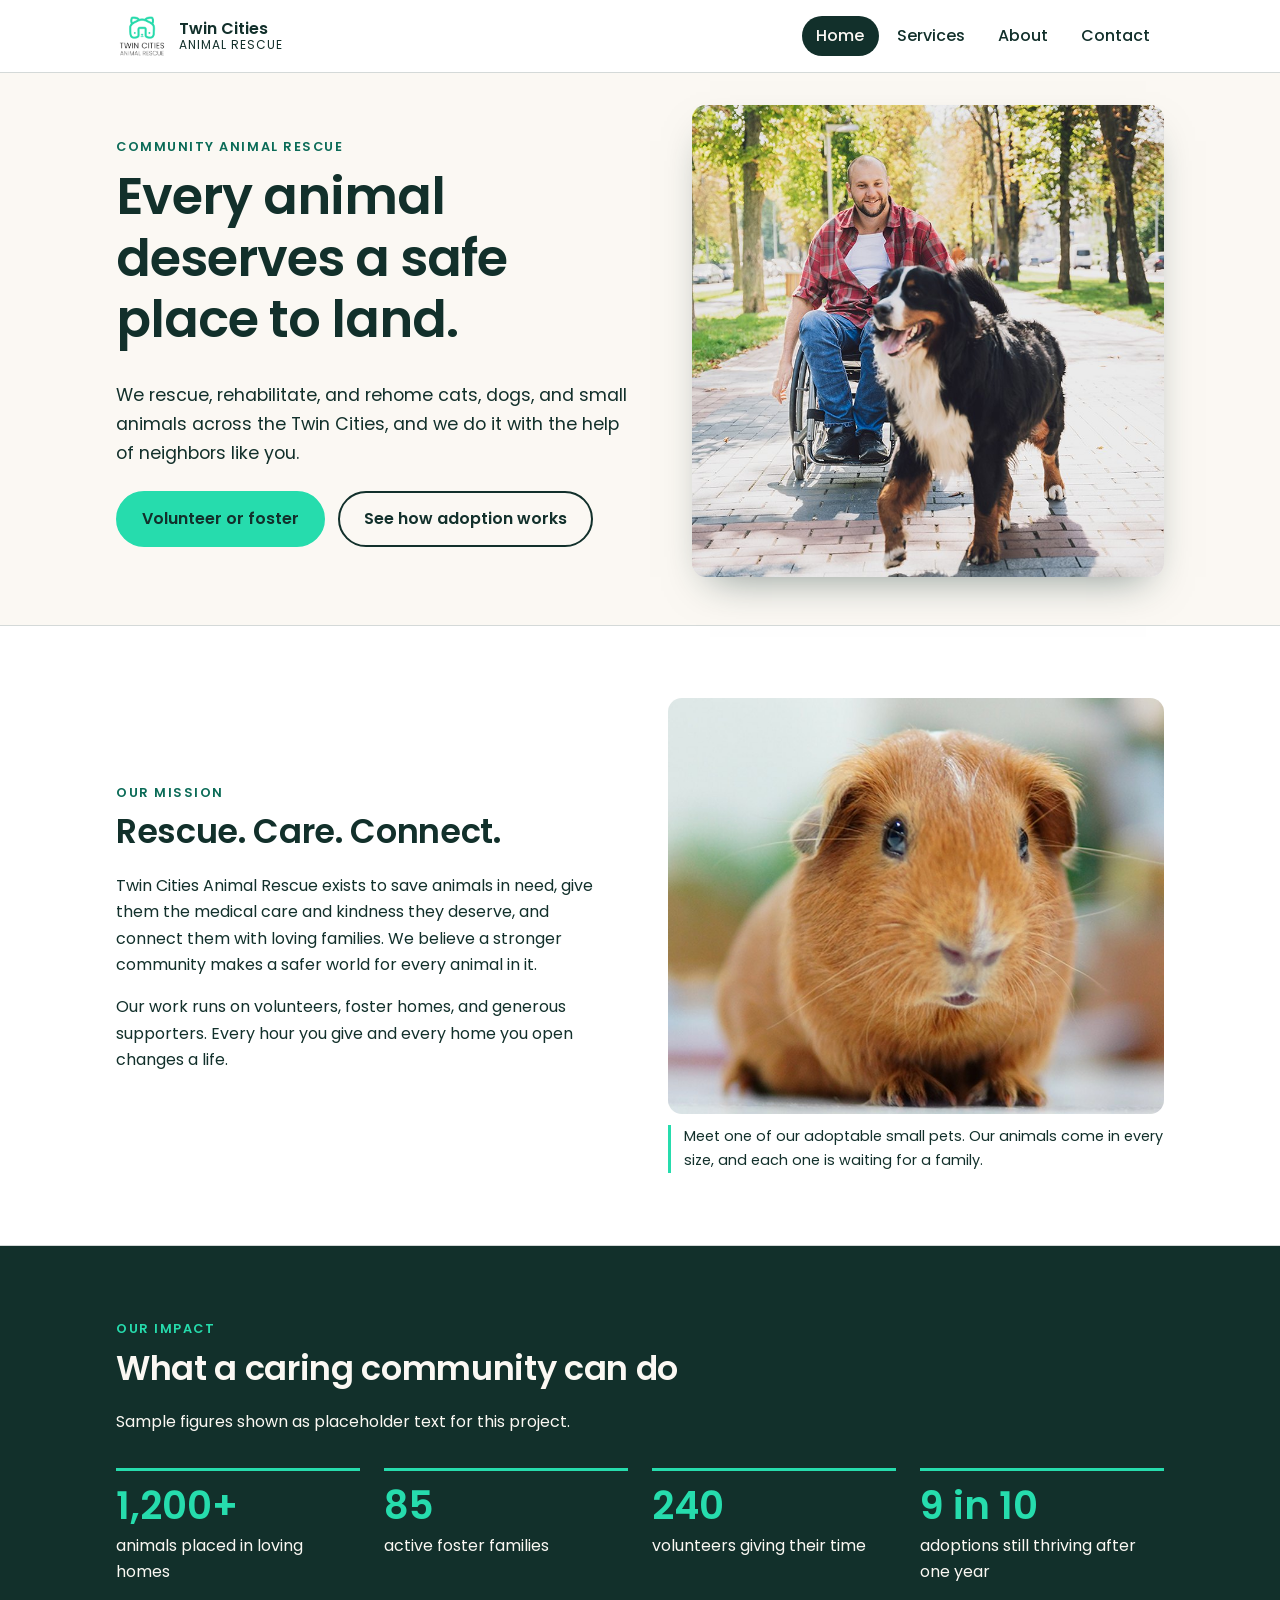
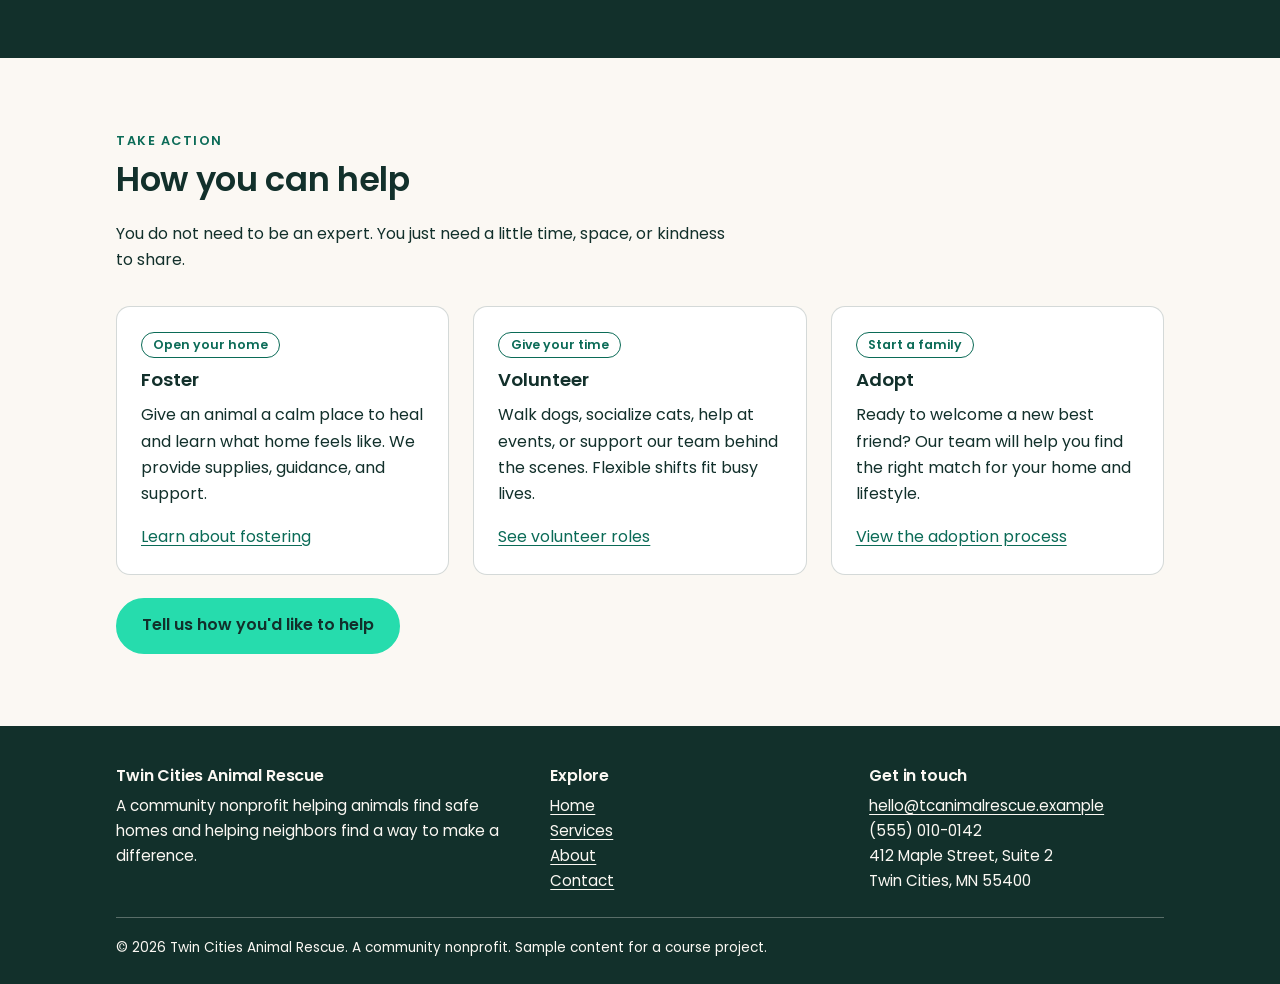
<file: index.html>
<!DOCTYPE html>
<html lang="en">
<head>
<meta charset="utf-8">
<meta name="viewport" content="width=device-width, initial-scale=1">
<title>Home | Twin Cities Animal Rescue</title>
<meta name="description" content="Twin Cities Animal Rescue helps animals find safe homes. Volunteer, foster, or adopt today.">
<link rel="preconnect" href="https://fonts.googleapis.com">
<link rel="preconnect" href="https://fonts.gstatic.com" crossorigin>
<link href="https://fonts.googleapis.com/css2?family=Poppins:wght@400;500;600&display=swap" rel="stylesheet">
<link rel="stylesheet" href="styles.css">
</head>
<body>
<a class="skip" href="#main">Skip to main content</a>
<header class="site-header">
  <div class="wrap">
    <a class="brand" href="index.html">
      <img src="images/logo.png" alt="Twin Cities Animal Rescue logo: a teal cat and dog face forming a house">
      <span>Twin Cities<small>Animal Rescue</small></span>
    </a>
    <nav aria-label="Main navigation"><ul><li><a href="index.html" aria-current="page">Home</a></li><li><a href="services.html">Services</a></li><li><a href="about.html">About</a></li><li><a href="contact.html">Contact</a></li></ul></nav>
  </div>
</header>
<main id="main">

<section class="hero">
  <div class="wrap">
    <div>
      <span class="eyebrow">Community animal rescue</span>
      <h1>Every animal deserves a safe place to land.</h1>
      <p class="lead">We rescue, rehabilitate, and rehome cats, dogs, and small animals across the Twin Cities, and we do it with the help of neighbors like you.</p>
      <div class="btn-row">
        <a class="btn" href="contact.html">Volunteer or foster</a>
        <a class="btn ghost" href="services.html">See how adoption works</a>
      </div>
    </div>
    <picture>
      <source media="(min-width: 56em)" srcset="images/rescue-feature-small.jpg" width="800" height="800">
      <source media="(max-width: 55.99em)" srcset="images/rescue-feature-large.jpg" width="1200" height="826">
      <img src="images/rescue-feature-large.jpg" width="1200" height="826" alt="A smiling man in a wheelchair on a tree-lined brick path, with his large black, white, and tan dog trotting happily beside him">
    </picture>
  </div>
</section>

<section class="band" aria-labelledby="mission">
  <div class="wrap split">
    <div>
      <span class="eyebrow">Our mission</span>
      <h2 id="mission">Rescue. Care. Connect.</h2>
      <p>Twin Cities Animal Rescue exists to save animals in need, give them the medical care and kindness they deserve, and connect them with loving families. We believe a stronger community makes a safer world for every animal in it.</p>
      <p>Our work runs on volunteers, foster homes, and generous supporters. Every hour you give and every home you open changes a life.</p>
    </div>
    <figure>
      <img src="images/rescue-pet.jpg" width="800" height="800" alt="A fluffy ginger guinea pig with a white blaze looking straight at the camera">
      <figcaption>Meet one of our adoptable small pets. Our animals come in every size, and each one is waiting for a family.</figcaption>
    </figure>
  </div>
</section>

<section class="dark" aria-labelledby="impact">
  <div class="wrap">
    <div class="section-head">
      <span class="eyebrow">Our impact</span>
      <h2 id="impact">What a caring community can do</h2>
      <p>Sample figures shown as placeholder text for this project.</p>
    </div>
    <ul class="stats">
      <li><strong>1,200+</strong><span>animals placed in loving homes</span></li>
      <li><strong>85</strong><span>active foster families</span></li>
      <li><strong>240</strong><span>volunteers giving their time</span></li>
      <li><strong>9 in 10</strong><span>adoptions still thriving after one year</span></li>
    </ul>
  </div>
</section>

<section aria-labelledby="help">
  <div class="wrap">
    <div class="section-head">
      <span class="eyebrow">Take action</span>
      <h2 id="help">How you can help</h2>
      <p>You do not need to be an expert. You just need a little time, space, or kindness to share.</p>
    </div>
    <div class="cards three">
      <article class="card">
        <span class="tag">Open your home</span>
        <h3>Foster</h3>
        <p>Give an animal a calm place to heal and learn what home feels like. We provide supplies, guidance, and support.</p>
        <a href="services.html#foster">Learn about fostering</a>
      </article>
      <article class="card">
        <span class="tag">Give your time</span>
        <h3>Volunteer</h3>
        <p>Walk dogs, socialize cats, help at events, or support our team behind the scenes. Flexible shifts fit busy lives.</p>
        <a href="services.html#volunteer">See volunteer roles</a>
      </article>
      <article class="card">
        <span class="tag">Start a family</span>
        <h3>Adopt</h3>
        <p>Ready to welcome a new best friend? Our team will help you find the right match for your home and lifestyle.</p>
        <a href="services.html#adopt">View the adoption process</a>
      </article>
    </div>
    <div class="btn-row"><a class="btn" href="contact.html">Tell us how you'd like to help</a></div>
  </div>
</section>

</main>
<footer class="site-footer">
  <div class="wrap">
    <div>
      <h2>Twin Cities Animal Rescue</h2>
      <p>A community nonprofit helping animals find safe homes and helping neighbors find a way to make a difference.</p>
    </div>
    <div>
      <h2>Explore</h2>
      <ul><li><a href="index.html">Home</a></li><li><a href="services.html">Services</a></li><li><a href="about.html">About</a></li><li><a href="contact.html">Contact</a></li></ul>
    </div>
    <div>
      <h2>Get in touch</h2>
      <ul>
        <li><a href="mailto:hello@tcanimalrescue.example">hello@tcanimalrescue.example</a></li>
        <li>(555) 010-0142</li>
        <li>412 Maple Street, Suite 2<br>Twin Cities, MN 55400</li>
      </ul>
    </div>
    <p class="legal">&copy; 2026 Twin Cities Animal Rescue. A community nonprofit. Sample content for a course project.</p>
  </div>
</footer>
</body>
</html>
</file>
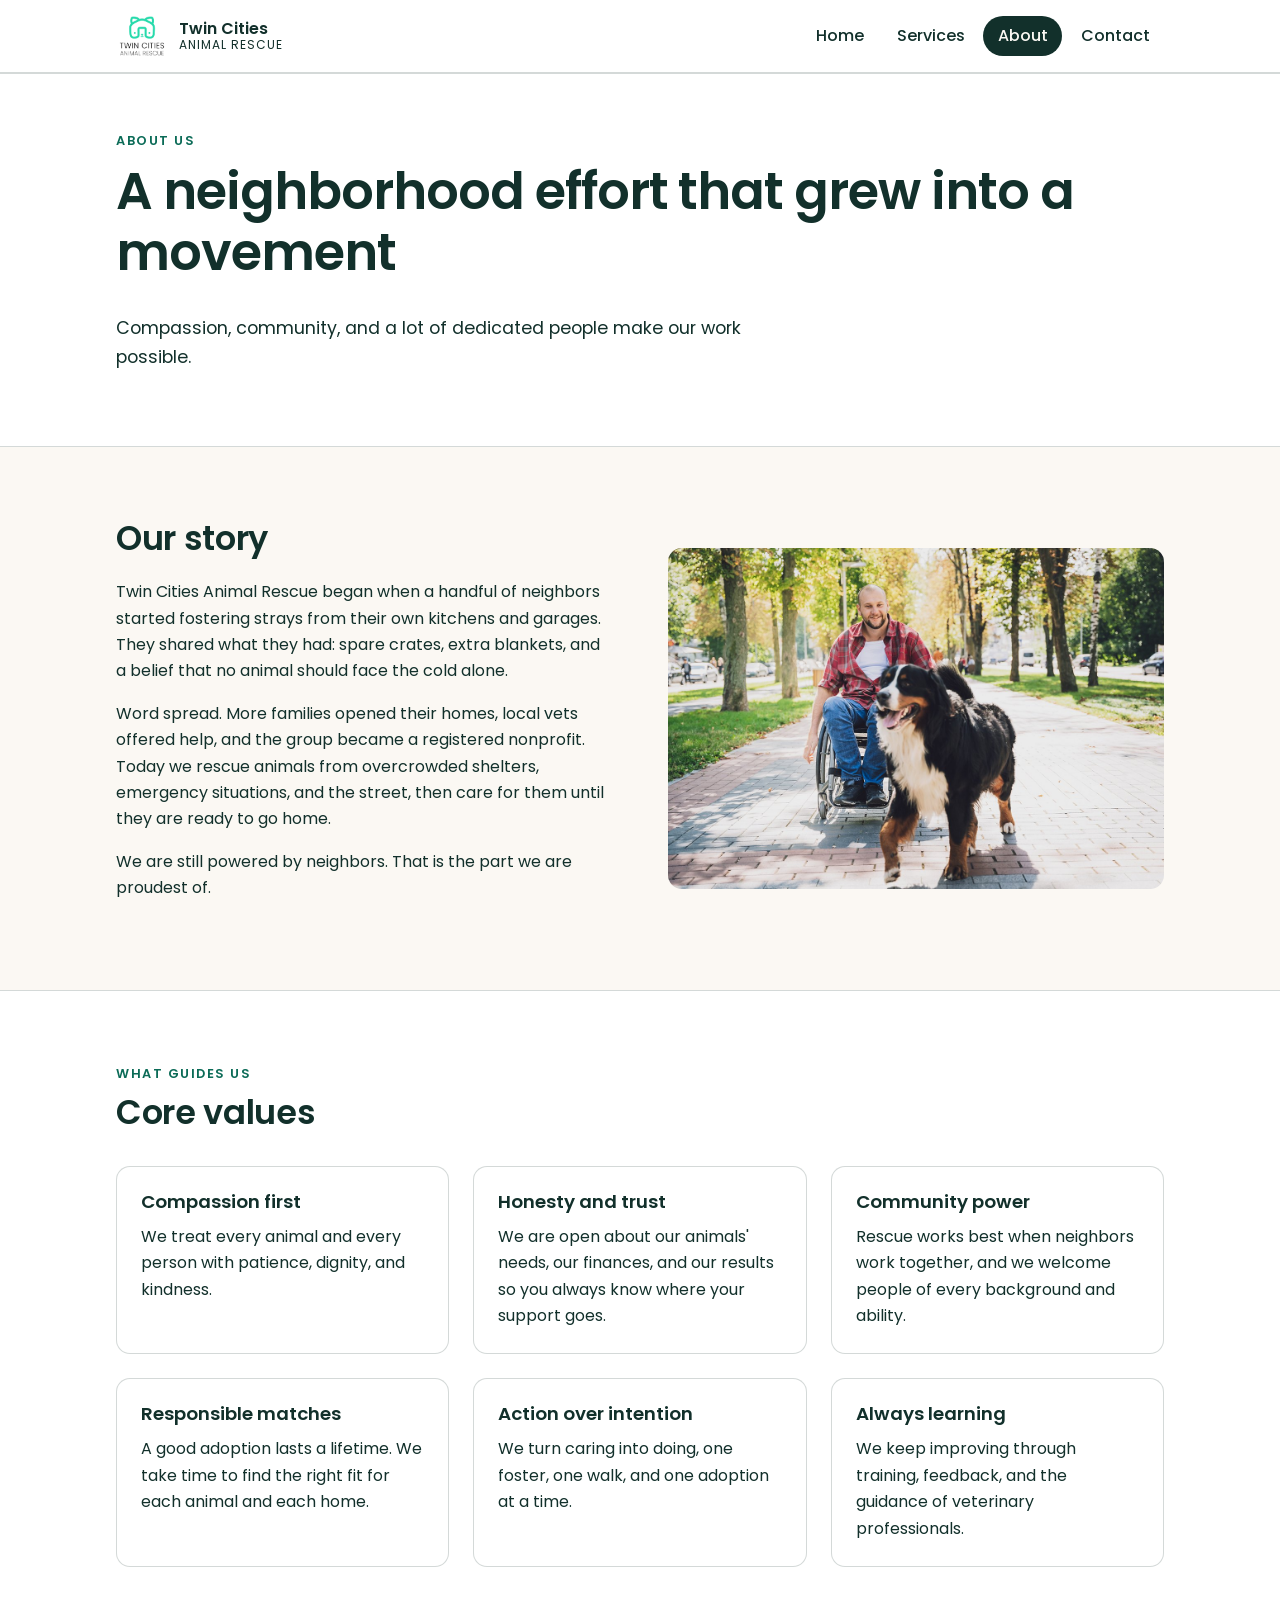
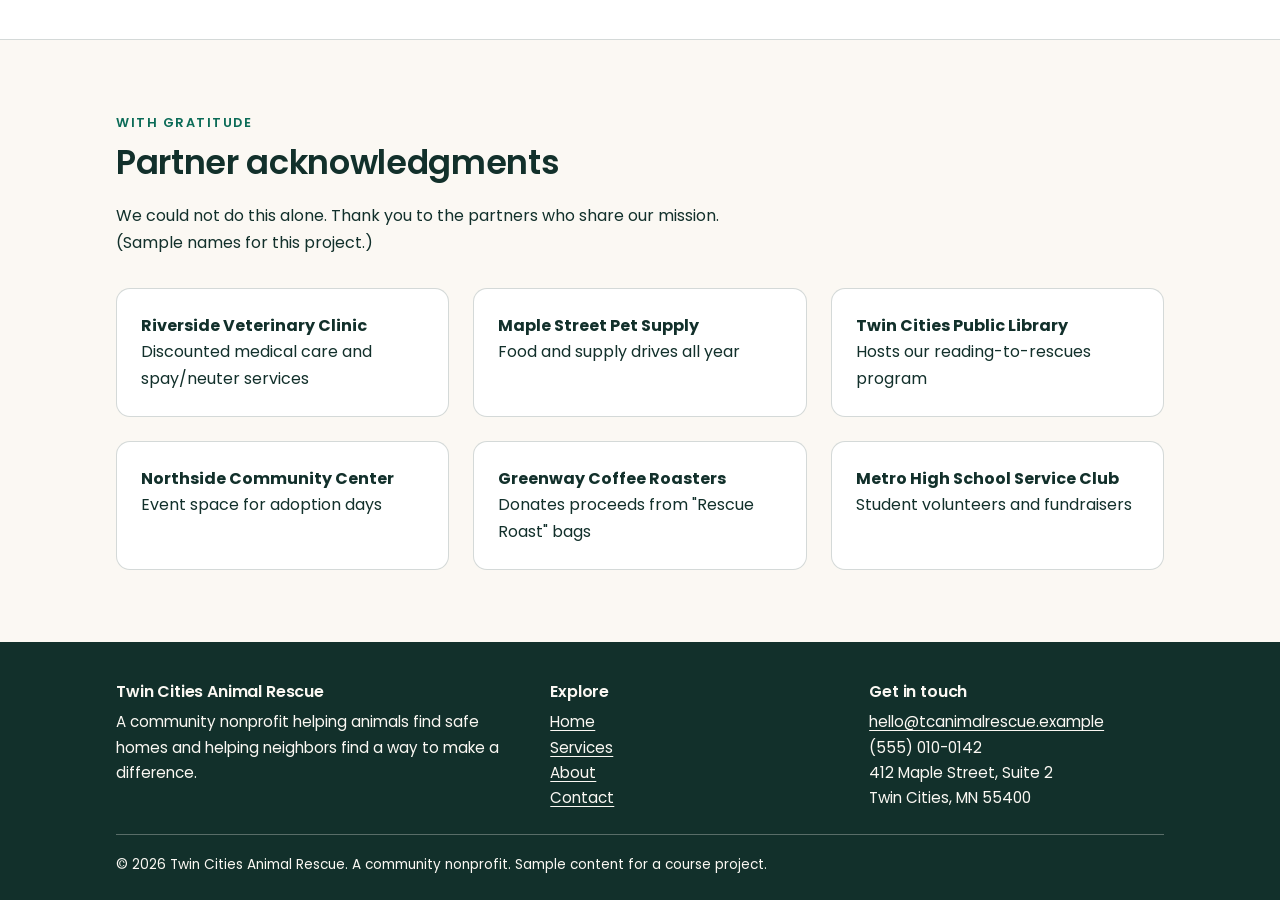
<file: about.html>
<!DOCTYPE html>
<html lang="en">
<head>
<meta charset="utf-8">
<meta name="viewport" content="width=device-width, initial-scale=1">
<title>About | Twin Cities Animal Rescue</title>
<meta name="description" content="The story, values, and partners behind Twin Cities Animal Rescue.">
<link rel="preconnect" href="https://fonts.googleapis.com">
<link rel="preconnect" href="https://fonts.gstatic.com" crossorigin>
<link href="https://fonts.googleapis.com/css2?family=Poppins:wght@400;500;600&display=swap" rel="stylesheet">
<link rel="stylesheet" href="styles.css">
</head>
<body>
<a class="skip" href="#main">Skip to main content</a>
<header class="site-header">
  <div class="wrap">
    <a class="brand" href="index.html">
      <img src="images/logo.png" alt="Twin Cities Animal Rescue logo: a teal cat and dog face forming a house">
      <span>Twin Cities<small>Animal Rescue</small></span>
    </a>
    <nav aria-label="Main navigation"><ul><li><a href="index.html">Home</a></li><li><a href="services.html">Services</a></li><li><a href="about.html" aria-current="page">About</a></li><li><a href="contact.html">Contact</a></li></ul></nav>
  </div>
</header>
<main id="main">

<div class="page-hero">
  <div class="wrap">
    <span class="eyebrow">About us</span>
    <h1>A neighborhood effort that grew into a movement</h1>
    <p class="lead">Compassion, community, and a lot of dedicated people make our work possible.</p>
  </div>
</div>

<section aria-labelledby="story">
  <div class="wrap split">
    <div>
      <h2 id="story">Our story</h2>
      <p>Twin Cities Animal Rescue began when a handful of neighbors started fostering strays from their own kitchens and garages. They shared what they had: spare crates, extra blankets, and a belief that no animal should face the cold alone.</p>
      <p>Word spread. More families opened their homes, local vets offered help, and the group became a registered nonprofit. Today we rescue animals from overcrowded shelters, emergency situations, and the street, then care for them until they are ready to go home.</p>
      <p>We are still powered by neighbors. That is the part we are proudest of.</p>
    </div>
    <picture>
      <source media="(min-width: 56em)" srcset="images/rescue-feature-large.jpg" width="1200" height="826">
      <img src="images/rescue-feature-small.jpg" width="800" height="800" class="rounded" alt="A man in a wheelchair smiling as his Bernese mountain dog bounds along a sunny park path">
    </picture>
  </div>
</section>

<section class="band" aria-labelledby="values">
  <div class="wrap">
    <div class="section-head"><span class="eyebrow">What guides us</span><h2 id="values">Core values</h2></div>
    <div class="cards six">
      <article class="card"><h3>Compassion first</h3><p>We treat every animal and every person with patience, dignity, and kindness.</p></article>
      <article class="card"><h3>Honesty and trust</h3><p>We are open about our animals' needs, our finances, and our results so you always know where your support goes.</p></article>
      <article class="card"><h3>Community power</h3><p>Rescue works best when neighbors work together, and we welcome people of every background and ability.</p></article>
      <article class="card"><h3>Responsible matches</h3><p>A good adoption lasts a lifetime. We take time to find the right fit for each animal and each home.</p></article>
      <article class="card"><h3>Action over intention</h3><p>We turn caring into doing, one foster, one walk, and one adoption at a time.</p></article>
      <article class="card"><h3>Always learning</h3><p>We keep improving through training, feedback, and the guidance of veterinary professionals.</p></article>
    </div>
  </div>
</section>

<section aria-labelledby="partners">
  <div class="wrap">
    <div class="section-head"><span class="eyebrow">With gratitude</span><h2 id="partners">Partner acknowledgments</h2>
      <p>We could not do this alone. Thank you to the partners who share our mission. (Sample names for this project.)</p></div>
    <ul class="cards six partners">
      <li class="card"><strong>Riverside Veterinary Clinic</strong><span>Discounted medical care and spay/neuter services</span></li>
      <li class="card"><strong>Maple Street Pet Supply</strong><span>Food and supply drives all year</span></li>
      <li class="card"><strong>Twin Cities Public Library</strong><span>Hosts our reading-to-rescues program</span></li>
      <li class="card"><strong>Northside Community Center</strong><span>Event space for adoption days</span></li>
      <li class="card"><strong>Greenway Coffee Roasters</strong><span>Donates proceeds from "Rescue Roast" bags</span></li>
      <li class="card"><strong>Metro High School Service Club</strong><span>Student volunteers and fundraisers</span></li>
    </ul>
  </div>
</section>

</main>
<footer class="site-footer">
  <div class="wrap">
    <div>
      <h2>Twin Cities Animal Rescue</h2>
      <p>A community nonprofit helping animals find safe homes and helping neighbors find a way to make a difference.</p>
    </div>
    <div>
      <h2>Explore</h2>
      <ul><li><a href="index.html">Home</a></li><li><a href="services.html">Services</a></li><li><a href="about.html">About</a></li><li><a href="contact.html">Contact</a></li></ul>
    </div>
    <div>
      <h2>Get in touch</h2>
      <ul>
        <li><a href="mailto:hello@tcanimalrescue.example">hello@tcanimalrescue.example</a></li>
        <li>(555) 010-0142</li>
        <li>412 Maple Street, Suite 2<br>Twin Cities, MN 55400</li>
      </ul>
    </div>
    <p class="legal">&copy; 2026 Twin Cities Animal Rescue. A community nonprofit. Sample content for a course project.</p>
  </div>
</footer>
</body>
</html>
</file>
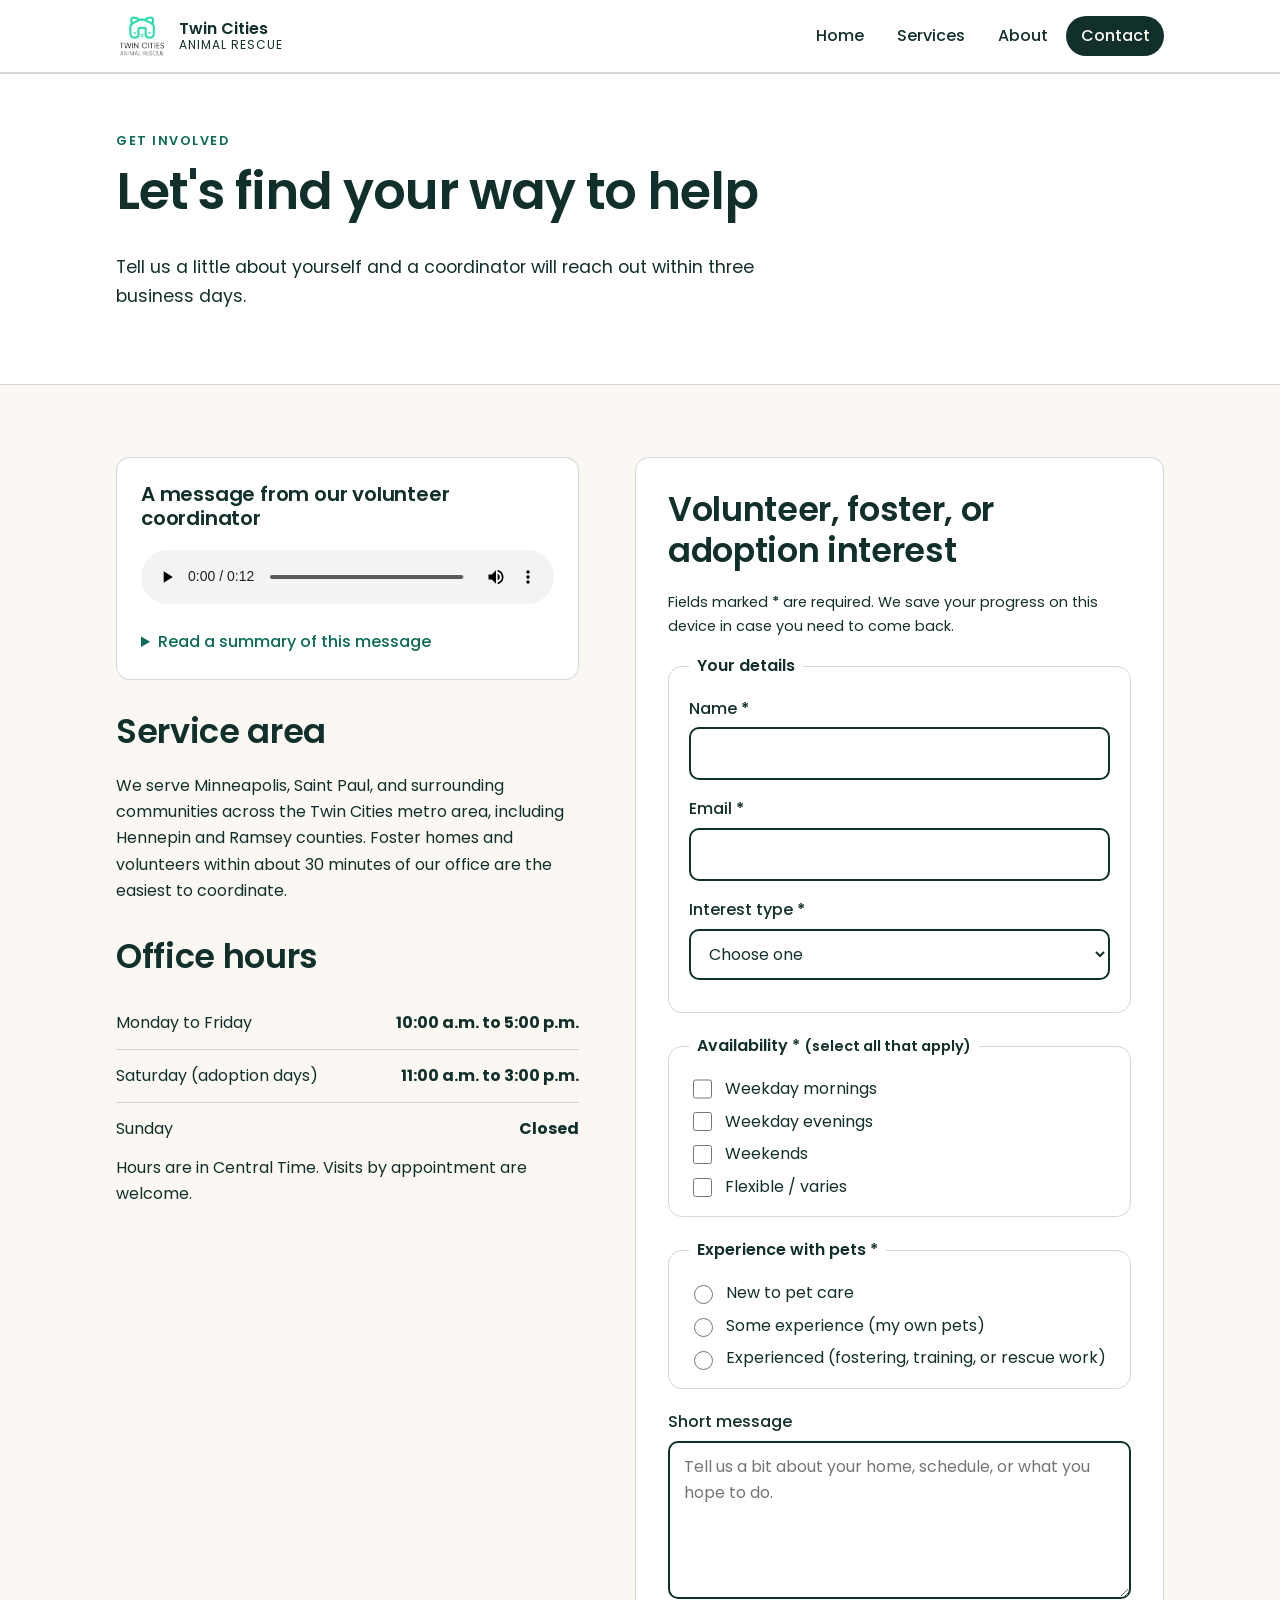
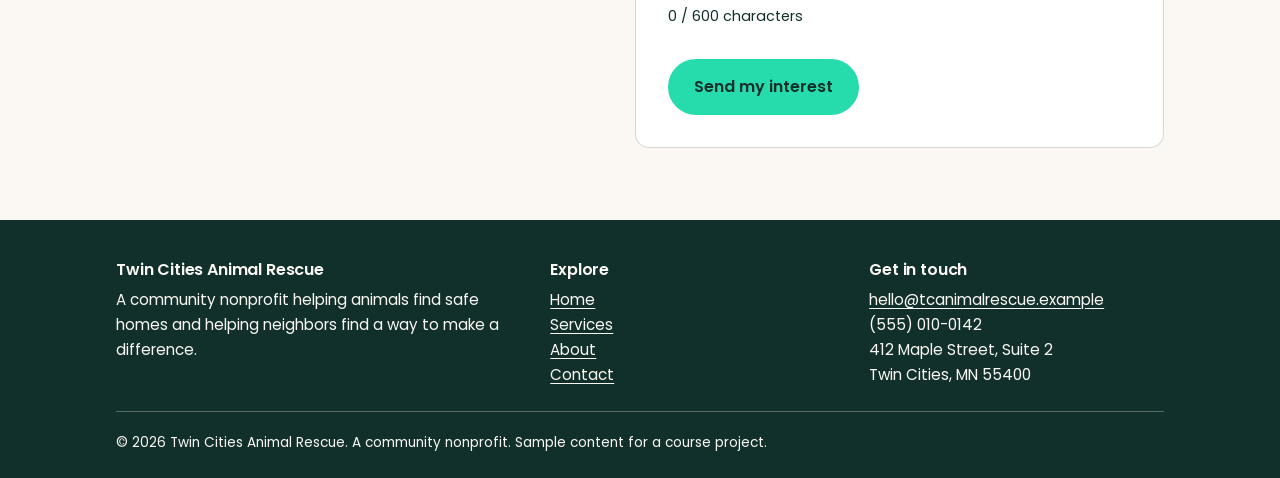
<file: contact.html>
<!DOCTYPE html>
<html lang="en">
<head>
<meta charset="utf-8">
<meta name="viewport" content="width=device-width, initial-scale=1">
<title>Contact | Twin Cities Animal Rescue</title>
<meta name="description" content="Share your interest in volunteering, fostering, or adopting with Twin Cities Animal Rescue.">
<link rel="preconnect" href="https://fonts.googleapis.com">
<link rel="preconnect" href="https://fonts.gstatic.com" crossorigin>
<link href="https://fonts.googleapis.com/css2?family=Poppins:wght@400;500;600&display=swap" rel="stylesheet">
<link rel="stylesheet" href="styles.css">
</head>
<body>
<a class="skip" href="#main">Skip to main content</a>
<header class="site-header">
  <div class="wrap">
    <a class="brand" href="index.html">
      <img src="images/logo.png" alt="Twin Cities Animal Rescue logo: a teal cat and dog face forming a house">
      <span>Twin Cities<small>Animal Rescue</small></span>
    </a>
    <nav aria-label="Main navigation"><ul><li><a href="index.html">Home</a></li><li><a href="services.html">Services</a></li><li><a href="about.html">About</a></li><li><a href="contact.html" aria-current="page">Contact</a></li></ul></nav>
  </div>
</header>
<main id="main">

<div class="page-hero">
  <div class="wrap">
    <span class="eyebrow">Get involved</span>
    <h1>Let's find your way to help</h1>
    <p class="lead">Tell us a little about yourself and a coordinator will reach out within three business days.</p>
  </div>
</div>

<section aria-labelledby="msg-h">
  <div class="wrap contact-layout">
    <div class="contact-info">
      <div class="message">
        <h2 id="msg-h">A message from our volunteer coordinator</h2>
        <audio controls preload="metadata" aria-label="Short message from the volunteer coordinator">
          <source src="media/rescue-message.mp3" type="audio/mpeg">
          <p>Your browser does not support the audio element. You can <a href="media/rescue-message.mp3">download the coordinator's message (MP3)</a> instead. In it, our coordinator thanks you for your interest and invites you to volunteer or foster with Twin Cities Animal Rescue.</p>
        </audio>
        <details>
          <summary>Read a summary of this message</summary>
          <p>Our volunteer coordinator welcomes you to Twin Cities Animal Rescue, thanks you for considering helping, and encourages you to fill out the form so the team can match you with a role that fits.</p>
        </details>
      </div>

      <h2>Service area</h2>
      <p>We serve Minneapolis, Saint Paul, and surrounding communities across the Twin Cities metro area, including Hennepin and Ramsey counties. Foster homes and volunteers within about 30 minutes of our office are the easiest to coordinate.</p>

      <h2>Office hours</h2>
      <ul class="info-list">
        <li><span>Monday to Friday</span> <strong>10:00 a.m. to 5:00 p.m.</strong></li>
        <li><span>Saturday (adoption days)</span> <strong>11:00 a.m. to 3:00 p.m.</strong></li>
        <li><span>Sunday</span> <strong>Closed</strong></li>
      </ul>
      <p>Hours are in Central Time. Visits by appointment are welcome.</p>
    </div>

    <form action="#" method="post" id="interest-form" aria-labelledby="form-h">
      <h2 id="form-h">Volunteer, foster, or adoption interest</h2>
      <p class="hint">Fields marked <span class="req" aria-hidden="true">*</span> are required. We save your progress on this device in case you need to come back.</p>

      <div class="error-summary" id="form-summary" role="alert" tabindex="-1" hidden>
        <h3>Please fix these items before sending:</h3>
        <ul id="summary-list"></ul>
      </div>
      <div class="success" id="form-success" role="status" tabindex="-1" hidden>
        <h3>Interest form ready</h3>
        <p id="success-text"></p>
      </div>

      <div class="saved-note" id="saved-roles-note" hidden>
        <p><strong>You saved <span id="saved-roles-count">0</span> volunteer role(s)</strong> on the Services page. We added them below. <a href="services.html#volunteer">Change my list</a></p>
      </div>

      <fieldset>
        <legend>Your details</legend>
        <div class="field">
          <label for="name">Name <span class="req" aria-hidden="true">*</span></label>
          <input type="text" id="name" name="name" autocomplete="name" required minlength="2" maxlength="80" aria-describedby="name-error" pattern="[\p{L}][\p{L} .'\-]+" title="Use letters, spaces, periods, apostrophes, or hyphens (at least 2 characters).">
          <p class="error" id="name-error" hidden></p>
        </div>
        <div class="field">
          <label for="email">Email <span class="req" aria-hidden="true">*</span></label>
          <input type="email" id="email" name="email" autocomplete="email" required maxlength="120" aria-describedby="email-error">
          <p class="error" id="email-error" hidden></p>
        </div>
        <div class="field">
          <label for="interest">Interest type <span class="req" aria-hidden="true">*</span></label>
          <select id="interest" name="interest" required aria-describedby="interest-error">
            <option value="">Choose one</option>
            <option value="volunteer">Volunteer</option>
            <option value="foster">Foster</option>
            <option value="adoption">Adoption information</option>
            <option value="partner">Community partnership</option>
          </select>
          <p class="error" id="interest-error" hidden></p>
        </div>
        <div class="field" id="roles-field" hidden>
          <label for="roles">Volunteer roles you saved</label>
          <input type="text" id="roles" name="roles" readonly>
        </div>
      </fieldset>

      <fieldset aria-describedby="availability-error">
        <legend>Availability <span class="req" aria-hidden="true">*</span> <span class="hint">(select all that apply)</span></legend>
        <div class="options">
          <label><input type="checkbox" name="availability" value="weekday-morning"> Weekday mornings</label>
          <label><input type="checkbox" name="availability" value="weekday-evening"> Weekday evenings</label>
          <label><input type="checkbox" name="availability" value="weekend"> Weekends</label>
          <label><input type="checkbox" name="availability" value="flexible"> Flexible / varies</label>
        </div>
        <p class="error" id="availability-error" hidden></p>
      </fieldset>

      <fieldset aria-describedby="experience-error">
        <legend>Experience with pets <span class="req" aria-hidden="true">*</span></legend>
        <div class="options">
          <label><input type="radio" name="experience" value="none" required> New to pet care</label>
          <label><input type="radio" name="experience" value="some"> Some experience (my own pets)</label>
          <label><input type="radio" name="experience" value="lots"> Experienced (fostering, training, or rescue work)</label>
        </div>
        <p class="error" id="experience-error" hidden></p>
      </fieldset>

      <div class="field">
        <label for="message">Short message</label>
        <textarea id="message" name="message" rows="5" cols="40" minlength="10" maxlength="600" aria-describedby="message-count message-error" placeholder="Tell us a bit about your home, schedule, or what you hope to do."></textarea>
        <p class="hint" id="message-count">0 / 600 characters</p>
        <p class="error" id="message-error" hidden></p>
      </div>

      <button class="btn" type="submit">Send my interest</button>
    </form>
  </div>
</section>

</main>
<footer class="site-footer">
  <div class="wrap">
    <div>
      <h2>Twin Cities Animal Rescue</h2>
      <p>A community nonprofit helping animals find safe homes and helping neighbors find a way to make a difference.</p>
    </div>
    <div>
      <h2>Explore</h2>
      <ul><li><a href="index.html">Home</a></li><li><a href="services.html">Services</a></li><li><a href="about.html">About</a></li><li><a href="contact.html">Contact</a></li></ul>
    </div>
    <div>
      <h2>Get in touch</h2>
      <ul>
        <li><a href="mailto:hello@tcanimalrescue.example">hello@tcanimalrescue.example</a></li>
        <li>(555) 010-0142</li>
        <li>412 Maple Street, Suite 2<br>Twin Cities, MN 55400</li>
      </ul>
    </div>
    <p class="legal">&copy; 2026 Twin Cities Animal Rescue. A community nonprofit. Sample content for a course project.</p>
  </div>
</footer>
<script src="js/storage.js"></script>
<script src="js/data.js"></script>
<script src="js/contact.js"></script>
</body>
</html>
</file>
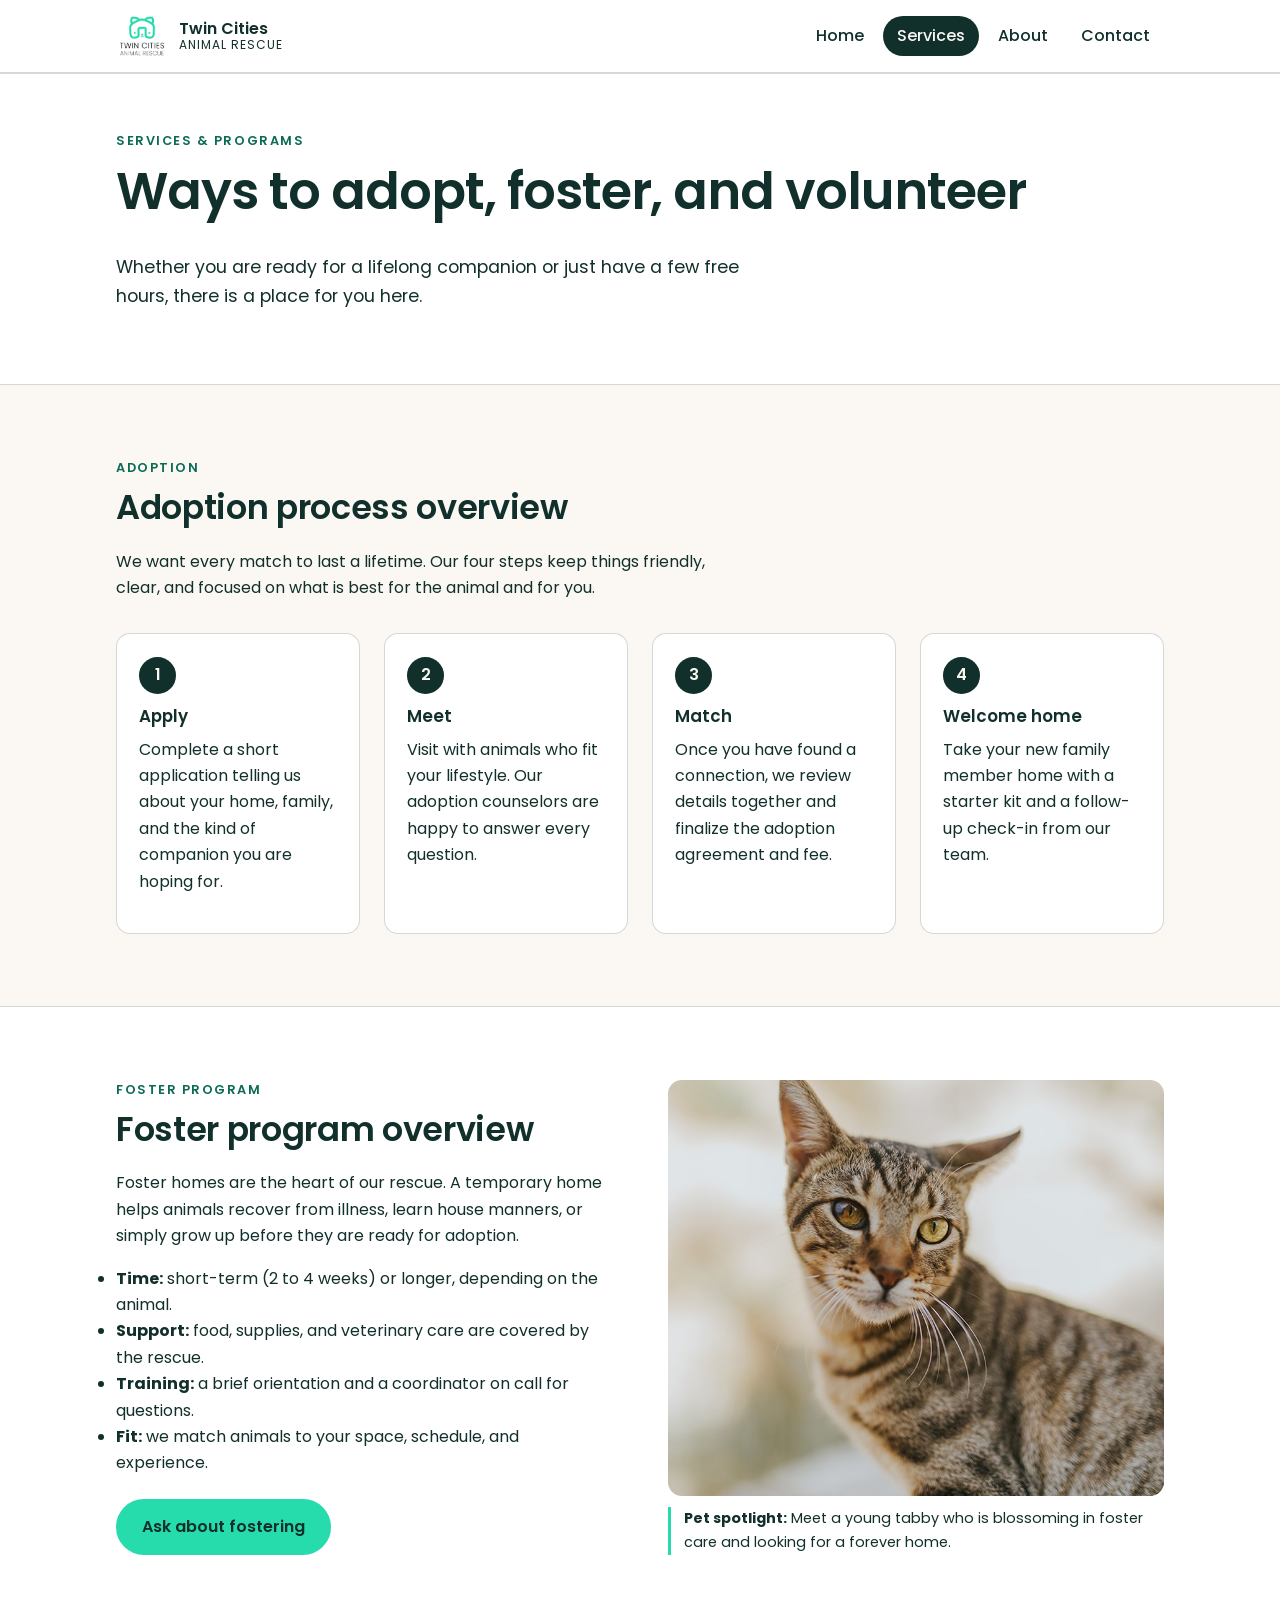
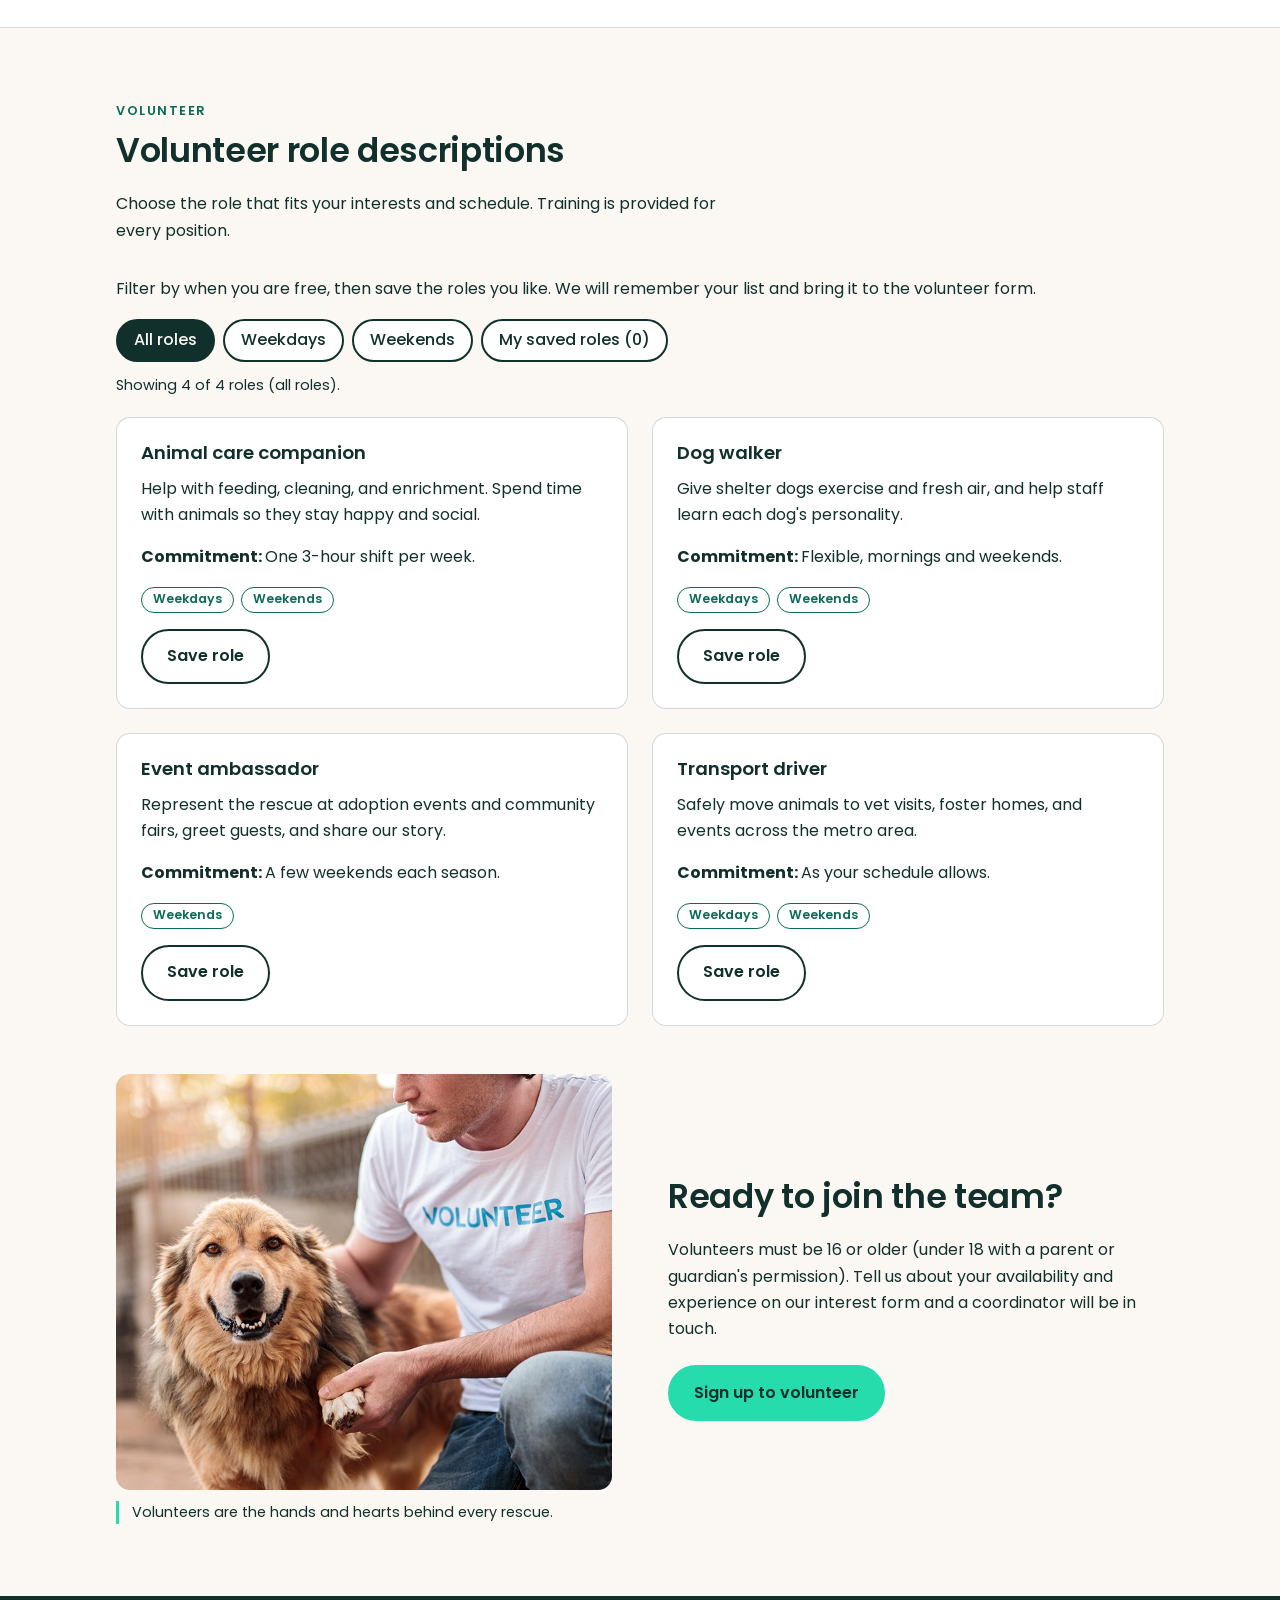
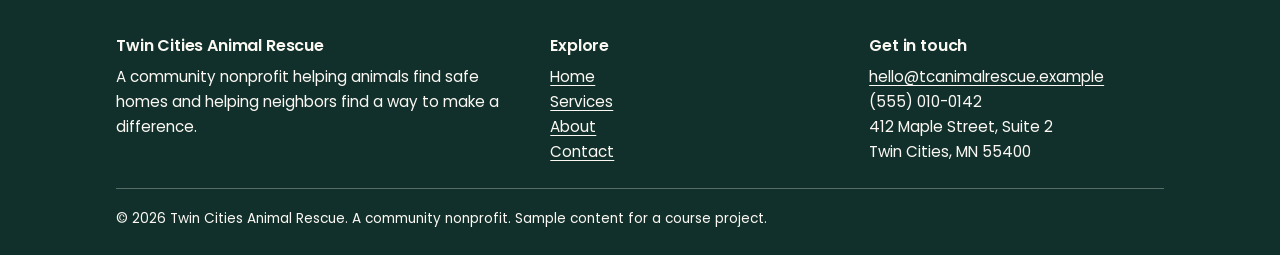
<file: services.html>
<!DOCTYPE html>
<html lang="en">
<head>
<meta charset="utf-8">
<meta name="viewport" content="width=device-width, initial-scale=1">
<title>Services | Twin Cities Animal Rescue</title>
<meta name="description" content="Adoption, foster, and volunteer programs at Twin Cities Animal Rescue.">
<link rel="preconnect" href="https://fonts.googleapis.com">
<link rel="preconnect" href="https://fonts.gstatic.com" crossorigin>
<link href="https://fonts.googleapis.com/css2?family=Poppins:wght@400;500;600&display=swap" rel="stylesheet">
<link rel="stylesheet" href="styles.css">
</head>
<body>
<a class="skip" href="#main">Skip to main content</a>
<header class="site-header">
  <div class="wrap">
    <a class="brand" href="index.html">
      <img src="images/logo.png" alt="Twin Cities Animal Rescue logo: a teal cat and dog face forming a house">
      <span>Twin Cities<small>Animal Rescue</small></span>
    </a>
    <nav aria-label="Main navigation"><ul><li><a href="index.html">Home</a></li><li><a href="services.html" aria-current="page">Services</a></li><li><a href="about.html">About</a></li><li><a href="contact.html">Contact</a></li></ul></nav>
  </div>
</header>
<main id="main">

<div class="page-hero">
  <div class="wrap">
    <span class="eyebrow">Services &amp; programs</span>
    <h1>Ways to adopt, foster, and volunteer</h1>
    <p class="lead">Whether you are ready for a lifelong companion or just have a few free hours, there is a place for you here.</p>
  </div>
</div>

<section id="adopt" aria-labelledby="adopt-h">
  <div class="wrap">
    <div class="section-head">
      <span class="eyebrow">Adoption</span>
      <h2 id="adopt-h">Adoption process overview</h2>
      <p>We want every match to last a lifetime. Our four steps keep things friendly, clear, and focused on what is best for the animal and for you.</p>
    </div>
    <ol class="steps">
      <li><h3>Apply</h3><p>Complete a short application telling us about your home, family, and the kind of companion you are hoping for.</p></li>
      <li><h3>Meet</h3><p>Visit with animals who fit your lifestyle. Our adoption counselors are happy to answer every question.</p></li>
      <li><h3>Match</h3><p>Once you have found a connection, we review details together and finalize the adoption agreement and fee.</p></li>
      <li><h3>Welcome home</h3><p>Take your new family member home with a starter kit and a follow-up check-in from our team.</p></li>
    </ol>
  </div>
</section>

<section class="band" id="foster" aria-labelledby="foster-h">
  <div class="wrap split">
    <div>
      <span class="eyebrow">Foster program</span>
      <h2 id="foster-h">Foster program overview</h2>
      <p>Foster homes are the heart of our rescue. A temporary home helps animals recover from illness, learn house manners, or simply grow up before they are ready for adoption.</p>
      <ul>
        <li><strong>Time:</strong> short-term (2 to 4 weeks) or longer, depending on the animal.</li>
        <li><strong>Support:</strong> food, supplies, and veterinary care are covered by the rescue.</li>
        <li><strong>Training:</strong> a brief orientation and a coordinator on call for questions.</li>
        <li><strong>Fit:</strong> we match animals to your space, schedule, and experience.</li>
      </ul>
      <div class="btn-row"><a class="btn" href="contact.html">Ask about fostering</a></div>
    </div>
    <figure>
      <img src="images/rescue-pet-spotlight.jpg" width="800" height="800" alt="A striped tabby cat with golden-green eyes and large ears glancing toward the camera">
      <figcaption><strong>Pet spotlight:</strong> Meet a young tabby who is blossoming in foster care and looking for a forever home.</figcaption>
    </figure>
  </div>
</section>

<section id="volunteer" aria-labelledby="vol-h">
  <div class="wrap">
    <div class="section-head">
      <span class="eyebrow">Volunteer</span>
      <h2 id="vol-h">Volunteer role descriptions</h2>
      <p>Choose the role that fits your interests and schedule. Training is provided for every position.</p>
    </div>
    <div id="role-tools" hidden>
      <p>Filter by when you are free, then save the roles you like. We will remember your list and bring it to the volunteer form.</p>
      <div class="chips" id="role-filters" role="group" aria-label="Filter volunteer roles by availability"></div>
      <p class="status" id="role-status" role="status" aria-live="polite"></p>
    </div>
    <div class="cards two" id="role-list">
      <article class="card"><h3>Animal care companion</h3><p>Help with feeding, cleaning, and enrichment. Spend time with animals so they stay happy and social.</p><p><strong>Commitment:</strong> one 3-hour shift per week.</p></article>
      <article class="card"><h3>Dog walker</h3><p>Give shelter dogs exercise and fresh air, and help staff learn each dog's personality.</p><p><strong>Commitment:</strong> flexible, mornings and weekends.</p></article>
      <article class="card"><h3>Event ambassador</h3><p>Represent the rescue at adoption events and community fairs, greet guests, and share our story.</p><p><strong>Commitment:</strong> a few weekends each season.</p></article>
      <article class="card"><h3>Transport driver</h3><p>Safely move animals to vet visits, foster homes, and events across the metro area.</p><p><strong>Commitment:</strong> as your schedule allows.</p></article>
    </div>
    <aside class="saved-panel" id="saved-panel" aria-labelledby="saved-h" hidden>
      <h3 id="saved-h">My saved roles <span id="saved-count"></span></h3>
      <ul id="saved-list"></ul>
      <div class="btn-row">
        <a class="btn" href="contact.html#interest-form">Continue to the volunteer form</a>
        <button class="btn ghost" type="button" data-clear="all">Clear my list</button>
      </div>
    </aside>
    <div class="split spaced">
      <figure>
        <img src="images/rescue-volunteer.jpg" width="800" height="800" alt="A volunteer in a white VOLUNTEER t-shirt crouching beside a fluffy tan dog and gently holding its paw">
        <figcaption>Volunteers are the hands and hearts behind every rescue.</figcaption>
      </figure>
      <div>
        <h2>Ready to join the team?</h2>
        <p>Volunteers must be 16 or older (under 18 with a parent or guardian's permission). Tell us about your availability and experience on our interest form and a coordinator will be in touch.</p>
        <div class="btn-row"><a class="btn" href="contact.html">Sign up to volunteer</a></div>
      </div>
    </div>
  </div>
</section>

</main>
<footer class="site-footer">
  <div class="wrap">
    <div>
      <h2>Twin Cities Animal Rescue</h2>
      <p>A community nonprofit helping animals find safe homes and helping neighbors find a way to make a difference.</p>
    </div>
    <div>
      <h2>Explore</h2>
      <ul><li><a href="index.html">Home</a></li><li><a href="services.html">Services</a></li><li><a href="about.html">About</a></li><li><a href="contact.html">Contact</a></li></ul>
    </div>
    <div>
      <h2>Get in touch</h2>
      <ul>
        <li><a href="mailto:hello@tcanimalrescue.example">hello@tcanimalrescue.example</a></li>
        <li>(555) 010-0142</li>
        <li>412 Maple Street, Suite 2<br>Twin Cities, MN 55400</li>
      </ul>
    </div>
    <p class="legal">&copy; 2026 Twin Cities Animal Rescue. A community nonprofit. Sample content for a course project.</p>
  </div>
</footer>
<script src="js/storage.js"></script>
<script src="js/data.js"></script>
<script src="js/roles.js"></script>
</body>
</html>
</file>
<file: styles.css>
/* ==========================================================
   Twin Cities Animal Rescue: design system
   Palette (4 main colors, plus white and tints of the ink color):
     --ink    #12302b  deep green: text, dark sections, footer
     --teal   #26dcad  brand teal from the logo: buttons, accents
     --cream  #fbf8f3  warm page background
     --green  #0b6b57  darker teal: links, labels, small accents
   Font: Poppins only (system sans-serif as the fallback)
   Approach: mobile-first. Base styles are for small screens;
   min-width media queries add columns on larger screens.
   ========================================================== */

:root{
  --ink:#12302b;
  --teal:#26dcad;
  --cream:#fbf8f3;
  --green:#0b6b57;
  --white:#ffffff;
  --line:rgba(18,48,43,.18);
  --radius:14px;
  --gap:1.5rem;
}

*,*::before,*::after{box-sizing:border-box}

/* Keep the hidden attribute working even on elements that set display (such as .field) */
[hidden]{display:none!important}

body{
  margin:0;
  font-family:"Poppins",sans-serif;
  font-size:1rem;
  line-height:1.65;
  color:var(--ink);
  background:var(--cream);
}

img{max-width:100%;height:auto;display:block}
picture{display:block}
figure{margin:0}
p{margin:0 0 1em}
ul,ol{margin:0;padding:0}
a{color:var(--green);text-underline-offset:3px}
a:hover{color:var(--ink)}
:focus-visible{outline:3px solid var(--green);outline-offset:3px;border-radius:4px}
.dark :focus-visible,.site-footer :focus-visible{outline-color:var(--teal)}

.skip{position:absolute;left:-999px;top:.5rem;background:var(--ink);color:var(--cream);padding:.6rem 1rem;border-radius:8px;z-index:100}
.skip:focus{left:.5rem}

/* ---------- type scale ---------- */
h1,h2,h3{line-height:1.2;margin:0 0 .6em;font-weight:600}
h1{font-size:2rem;letter-spacing:-.02em}
h2{font-size:1.5rem;letter-spacing:-.01em}
h3{font-size:1.15rem}
.eyebrow{display:block;font-size:.8rem;font-weight:600;letter-spacing:.12em;text-transform:uppercase;color:var(--green);margin-bottom:.6rem}
.lead{font-size:1.1rem;max-width:60ch}
.hint{font-size:.9rem}

/* ---------- layout containers ---------- */
.wrap{width:100%;max-width:68rem;margin:0 auto;padding:0 1.25rem}
section{padding:3rem 0}
.band,.page-hero{background:var(--white);border-block:1px solid var(--line)}
.page-hero{padding:2.5rem 0}
.dark{background:var(--ink);color:var(--cream)}
.dark h2{color:var(--cream)}
.dark .eyebrow{color:var(--teal)}
.section-head{max-width:62ch;margin-bottom:2rem}

/* ---------- header and navigation (flexbox) ---------- */
.site-header{background:var(--white);border-bottom:1px solid var(--line)}
.site-header .wrap{display:flex;flex-direction:column;align-items:flex-start;gap:.5rem;padding-block:.75rem}
.brand{display:flex;align-items:center;gap:.7rem;text-decoration:none;color:var(--ink);font-weight:600;line-height:1.2}
.brand img{width:52px}
.brand small{display:block;font-weight:400;font-size:.75rem;letter-spacing:.08em;text-transform:uppercase}
nav ul{list-style:none;display:flex;flex-wrap:wrap;gap:.25rem}
nav a{display:block;padding:.45rem .9rem;border-radius:999px;color:var(--ink);font-weight:500;text-decoration:none}
nav a:hover{background:var(--cream)}
nav a[aria-current="page"]{background:var(--ink);color:var(--cream)}

/* ---------- buttons ---------- */
.btn{display:inline-block;background:var(--teal);color:var(--ink);font:inherit;font-weight:600;padding:.8rem 1.5rem;border:2px solid var(--teal);border-radius:999px;text-decoration:none;cursor:pointer;transition:background .15s,color .15s}
.btn:hover{background:var(--ink);border-color:var(--ink);color:var(--cream)}
.btn.ghost{background:transparent;border-color:var(--ink)}
.btn.ghost:hover{background:var(--ink);color:var(--cream)}
.btn-row{display:flex;flex-wrap:wrap;gap:.8rem;margin-top:1.4rem}

/* ---------- hero and two-column "split" (stacked on mobile) ---------- */
.hero{padding:2rem 0 3rem}
.hero .wrap,.split{display:flex;flex-direction:column;gap:2rem}
.rounded,.hero img,figure img{border-radius:var(--radius)}
figure img{width:100%;max-height:26rem;object-fit:cover}
.hero img{box-shadow:0 18px 40px -18px rgba(18,48,43,.5)}
.split.spaced{margin-top:3rem}
figcaption{font-size:.9rem;margin-top:.7rem;padding-left:.8rem;border-left:3px solid var(--teal)}
.dark figcaption{color:var(--cream)}

/* ---------- impact statistics ---------- */
.stats{list-style:none;display:flex;flex-wrap:wrap;gap:var(--gap)}
.stats li{flex:1 1 100%;border-top:3px solid var(--teal);padding-top:1rem}
.stats strong{display:block;font-size:2.4rem;line-height:1;font-weight:600;color:var(--teal)}
.stats span{display:block;margin-top:.5rem}

/* ---------- cards (flex-wrap rows) ---------- */
.cards{list-style:none;display:flex;flex-wrap:wrap;gap:var(--gap)}
.card{flex:1 1 100%;background:var(--white);border:1px solid var(--line);border-radius:var(--radius);padding:1.5rem}
.card p:last-child{margin-bottom:0}
.tag{display:inline-block;font-size:.78rem;font-weight:600;color:var(--green);border:1px solid var(--green);padding:.1rem .7rem;border-radius:999px;margin-bottom:.7rem}
.partners strong{display:block}

/* ---------- adoption steps ---------- */
.steps{list-style:none;display:flex;flex-wrap:wrap;gap:var(--gap);counter-reset:s}
.steps li{flex:1 1 100%;counter-increment:s;background:var(--white);border:1px solid var(--line);border-radius:var(--radius);padding:1.4rem}
.steps li::before{content:counter(s);display:flex;align-items:center;justify-content:center;width:2.3rem;height:2.3rem;border-radius:50%;background:var(--ink);color:var(--cream);font-weight:600;margin-bottom:.8rem}
.steps h3{font-size:1.05rem}

/* ---------- audio message ---------- */
.message{background:var(--white);border:1px solid var(--line);border-radius:var(--radius);padding:1.5rem;margin-bottom:2rem}
.message h2{font-size:1.25rem}
audio{width:100%;margin:.5rem 0 1rem}
summary{cursor:pointer;font-weight:500;color:var(--green)}

/* ---------- contact page layout ---------- */
.contact-layout{display:flex;flex-direction:column;gap:2.5rem}
.contact-info h2:not(:first-child){margin-top:2rem}
.info-list{list-style:none}
.info-list li{display:flex;justify-content:space-between;gap:1rem;padding:.8rem 0;border-bottom:1px solid var(--line)}
.info-list li:last-child{border-bottom:0}

/* ---------- form ---------- */
form{background:var(--white);border:1px solid var(--line);border-radius:var(--radius);padding:1.25rem}
fieldset{border:1px solid var(--line);border-radius:var(--radius);padding:1rem 1.25rem;margin:0 0 1.25rem}
legend{font-weight:600;padding:0 .5rem}
.field{display:flex;flex-direction:column;gap:.35rem;margin-bottom:1rem}
.field:last-child{margin-bottom:0}
label{font-weight:500}
.req{font-weight:600}
input[type=text],input[type=email],select,textarea{width:100%;font:inherit;color:var(--ink);background:var(--white);padding:.7rem .9rem;border:2px solid var(--ink);border-radius:10px}
input:focus,select:focus,textarea:focus{outline:3px solid var(--teal);outline-offset:1px}
textarea{min-height:8rem;resize:vertical}
.options{display:flex;flex-direction:column;gap:.4rem}
.options label{display:flex;align-items:center;gap:.6rem;font-weight:400}
.options input{width:1.2rem;height:1.2rem;accent-color:var(--green)}

/* ---------- footer ---------- */
.site-footer{background:var(--ink);color:var(--cream);padding:2.5rem 0 1.5rem;font-size:.95rem}
.site-footer .wrap{display:flex;flex-direction:column;gap:1.5rem}
.site-footer h2{font-size:1rem;color:var(--cream);margin-bottom:.5rem}
.site-footer a{color:var(--cream)}
.site-footer ul{list-style:none}
.site-footer .legal{margin:0;padding-top:1.2rem;border-top:1px solid rgba(251,248,243,.3);font-size:.85rem}

/* ==========================================================
   Larger screens (min-width media queries)
   ========================================================== */

/* tablets: 40em = 640px */
@media (min-width:40em){
  h1{font-size:2.6rem}
  h2{font-size:1.8rem}
  .stats li{flex-basis:calc(50% - var(--gap)/2)}
  .steps li,.cards.two .card,.cards.six .card{flex-basis:calc(50% - var(--gap)/2)}
  form{padding:2rem}
}

/* laptops and desktops: 56em = 896px */
@media (min-width:56em){
  h1{font-size:3.2rem}
  h2{font-size:2.1rem}
  section{padding:4.5rem 0}
  .page-hero{padding:3.5rem 0}
  .site-header{position:sticky;top:0;z-index:50}
  .site-header .wrap{flex-direction:row;align-items:center;justify-content:space-between}
  .hero .wrap,.split,.contact-layout{flex-direction:row;align-items:center;gap:3.5rem}
  .contact-layout{align-items:flex-start}
  .hero .wrap>*,.split>*,.contact-layout>*{flex:1 1 0;min-width:0}
  .hero .wrap>div{flex:1.1 1 0}
  .stats li{flex-basis:calc(25% - var(--gap)*.75)}
  .steps li{flex-basis:calc(25% - var(--gap)*.75)}
  .cards.three .card,.cards.six .card{flex-basis:calc(33.333% - var(--gap)*.667)}
  .site-footer .wrap{flex-direction:row;flex-wrap:wrap}
  .site-footer .wrap>div{flex:1 1 12rem}
  .site-footer .wrap>div:first-child{flex:1.5 1 16rem}
  .site-footer .legal{flex-basis:100%}
}

@media (prefers-reduced-motion:reduce){*{transition:none!important}}

/* ==========================================================
   Touchstone 4 additions: role finder, saved list, form feedback
   (error red is a status color, used only for validation messages)
   ========================================================== */
:root{--error:#9b1c1c}

.chips{display:flex;flex-wrap:wrap;gap:.5rem;margin-bottom:.75rem}
.chip{font:inherit;font-weight:500;color:var(--ink);background:var(--white);border:2px solid var(--ink);border-radius:999px;padding:.4rem 1rem;cursor:pointer}
.chip:hover{background:var(--cream)}
.chip[aria-pressed="true"]{background:var(--ink);color:var(--cream)}
.status{font-size:.9rem;margin-bottom:1.25rem}
.empty{flex:1 1 100%;background:var(--white);border:1px dashed var(--ink);border-radius:var(--radius);padding:1.5rem;margin:0}

.role-card{display:flex;flex-direction:column}
.role-card .role-times{display:flex;flex-wrap:wrap;gap:.4rem;margin-bottom:1rem}
.role-card .tag{margin-bottom:0}
.role-save{align-self:flex-start;margin-top:auto}
.role-save[aria-pressed="true"]{background:var(--ink);border-color:var(--ink);color:var(--cream)}

.saved-panel{background:var(--white);border:2px solid var(--teal);border-radius:var(--radius);padding:1.25rem;margin-top:1.5rem}
.saved-panel ul{list-style:none}
.saved-panel li{display:flex;justify-content:space-between;align-items:center;gap:1rem;padding:.5rem 0;border-bottom:1px solid var(--line)}
.link-button{font:inherit;color:var(--green);background:none;border:0;padding:.25rem;text-decoration:underline;cursor:pointer}
.link-button:hover{color:var(--ink)}

.saved-note{background:var(--cream);border-left:4px solid var(--teal);border-radius:8px;padding:.75rem 1rem;margin-bottom:1.25rem}
.saved-note p{margin:0}
input[readonly]{background:var(--cream)}

.error{color:var(--error);font-size:.9rem;font-weight:500;margin:.25rem 0 0}
.error::before{content:"\26A0\00a0"}
[aria-invalid="true"]{border-color:var(--error)!important}
.options [aria-invalid="true"]{outline:2px solid var(--error);outline-offset:2px}
.error-summary{border:2px solid var(--error);border-radius:var(--radius);padding:1rem 1.25rem;margin-bottom:1.25rem}
.error-summary h3{color:var(--error);font-size:1rem;margin-bottom:.4rem}
.error-summary ul{padding-left:1.2rem}
.error-summary a{color:var(--error)}
.success{border:2px solid var(--green);background:var(--cream);border-radius:var(--radius);padding:1rem 1.25rem;margin-bottom:1.25rem}
.success h3{font-size:1rem;color:var(--green);margin-bottom:.3rem}
.success p{margin:0}

@media (min-width:40em){
  /* keep a lone last role card the same width as the others */
  #role-list .card{flex:0 1 calc(50% - var(--gap)/2)}
}
@media (min-width:56em){
  #role-list .card{flex-basis:calc(50% - var(--gap)/2)}
}
</file>
